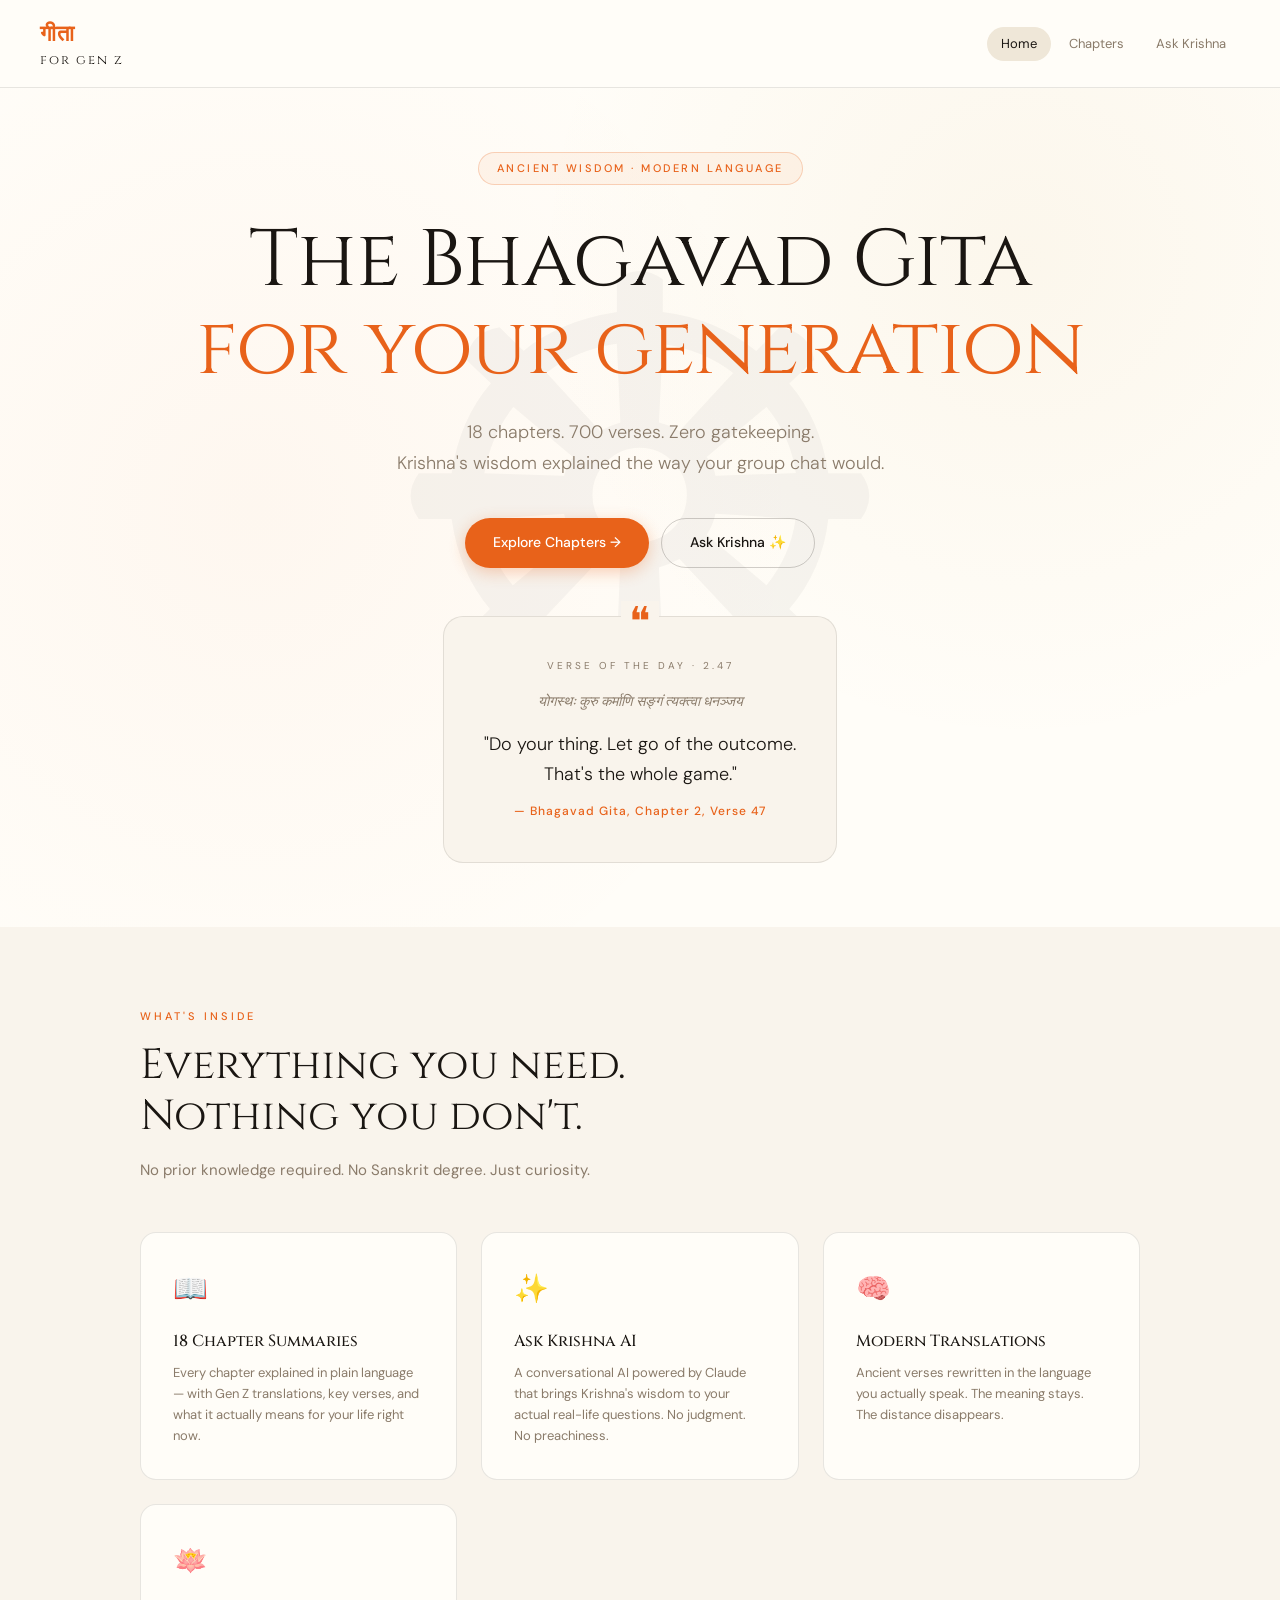
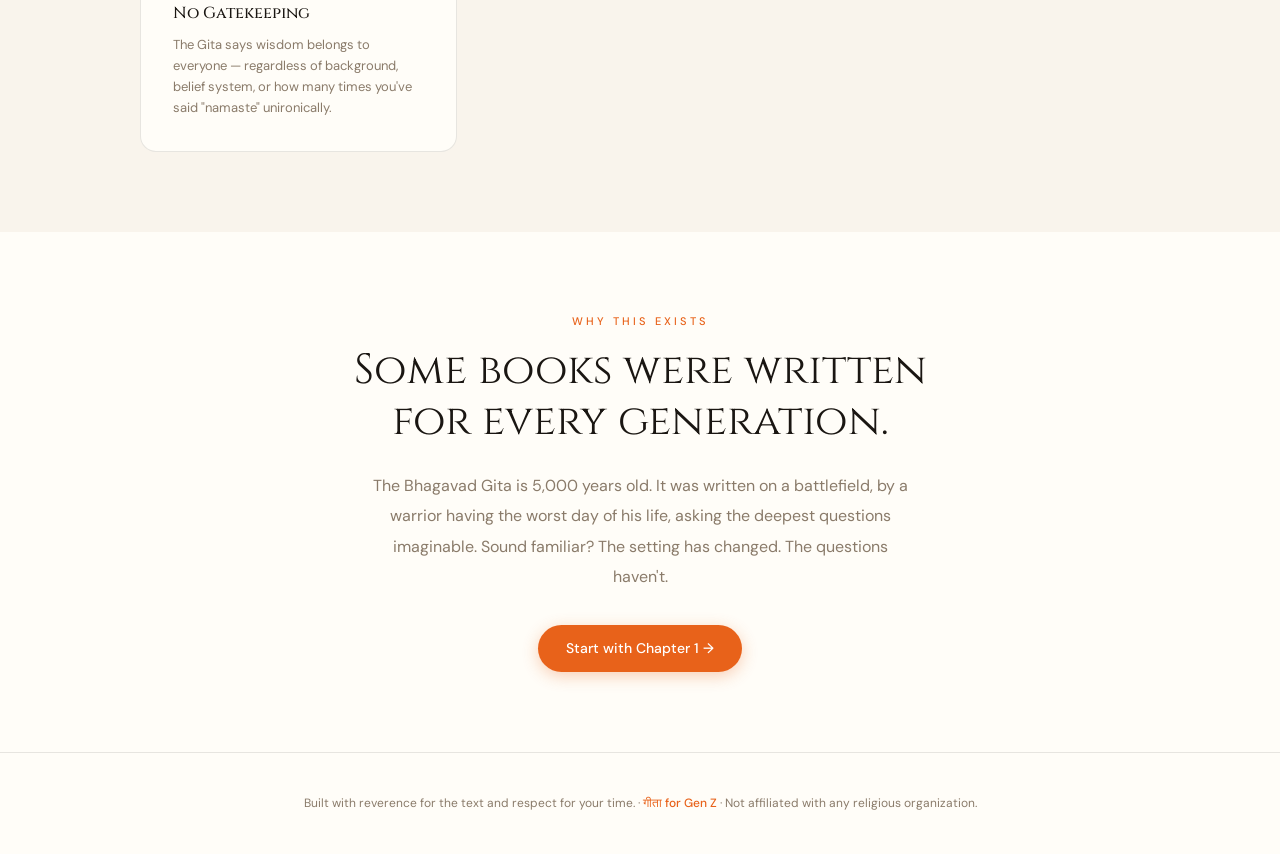
<file: index.html>
<!DOCTYPE html>
<html lang="en">
<head>
  <meta charset="UTF-8" />
  <meta name="viewport" content="width=device-width, initial-scale=1.0" />
  <title>Gita for Gen Z — Ancient Wisdom, Modern Language</title>
  <meta name="description" content="The Bhagavad Gita reimagined for your generation. 18 chapters explained in plain language, plus ask Krishna anything." />
  <link rel="stylesheet" href="css/style.css">
  <script src="js/chapters-data.js" defer></script>
</head>
<body>

<nav>
  <a href="index.html" class="nav-logo">गीता <span>for gen z</span></a>
  <div class="nav-links">
    <a href="index.html" class="active">Home</a>
    <a href="chapters.html">Chapters</a>
    <a href="chat.html">Ask Krishna</a>
  </div>
</nav>

<section class="hero">
  <div class="hero-bg-pattern"></div>
  <div class="hero-mandala">☸</div>

  <div class="hero-badge">Ancient wisdom · Modern language</div>

  <h1>The Bhagavad Gita<br><em>for your generation</em></h1>

  <p class="hero-sub">
    18 chapters. 700 verses. Zero gatekeeping.<br>
    Krishna's wisdom explained the way your group chat would.
  </p>

  <div class="hero-cta">
    <a href="chapters.html" class="btn btn-saffron">Explore Chapters →</a>
    <a href="chat.html" class="btn btn-outline">Ask Krishna ✨</a>
  </div>

  <div class="verse-card">
    <div class="verse-label">Verse of the day · 2.47</div>
    <div class="verse-sanskrit">योगस्थः कुरु कर्माणि सङ्गं त्यक्त्वा धनञ्जय</div>
    <div class="verse-text">"Do your thing. Let go of the outcome.<br>That's the whole game."</div>
    <div class="verse-ref">— Bhagavad Gita, Chapter 2, Verse 47</div>
  </div>
</section>

<section class="section features">
  <div class="features-inner">
    <div class="section-label">What's inside</div>
    <h2 class="section-title">Everything you need.<br>Nothing you don't.</h2>
    <p class="section-sub">No prior knowledge required. No Sanskrit degree. Just curiosity.</p>

    <div class="features-grid">
      <div class="feature-card">
        <div class="feature-icon">📖</div>
        <div class="feature-title">18 Chapter Summaries</div>
        <div class="feature-desc">Every chapter explained in plain language — with Gen Z translations, key verses, and what it actually means for your life right now.</div>
      </div>
      <div class="feature-card">
        <div class="feature-icon">✨</div>
        <div class="feature-title">Ask Krishna AI</div>
        <div class="feature-desc">A conversational AI powered by Claude that brings Krishna's wisdom to your actual real-life questions. No judgment. No preachiness.</div>
      </div>
      <div class="feature-card">
        <div class="feature-icon">🧠</div>
        <div class="feature-title">Modern Translations</div>
        <div class="feature-desc">Ancient verses rewritten in the language you actually speak. The meaning stays. The distance disappears.</div>
      </div>
      <div class="feature-card">
        <div class="feature-icon">🪷</div>
        <div class="feature-title">No Gatekeeping</div>
        <div class="feature-desc">The Gita says wisdom belongs to everyone — regardless of background, belief system, or how many times you've said "namaste" unironically.</div>
      </div>
    </div>
  </div>
</section>

<section class="section" style="background:var(--cream); max-width:700px; margin:0 auto; text-align:center;">
  <div class="section-label">Why this exists</div>
  <h2 class="section-title" style="margin-bottom:1.5rem;">Some books were written<br>for every generation.</h2>
  <p style="font-size:16px; color:var(--muted); line-height:1.9; max-width:540px; margin:0 auto 2rem;">
    The Bhagavad Gita is 5,000 years old. It was written on a battlefield, by a warrior having the worst day of his life, asking the deepest questions imaginable. Sound familiar? The setting has changed. The questions haven't.
  </p>
  <a href="chapters.html" class="btn btn-saffron">Start with Chapter 1 →</a>
</section>

<footer>
  Built with reverence for the text and respect for your time. · <strong>गीता for Gen Z</strong> · Not affiliated with any religious organization.
</footer>

</body>
</html>
</file>
<file: css/style.css>
@import url('https://fonts.googleapis.com/css2?family=Cinzel:wght@400;500;600&family=DM+Sans:ital,wght@0,300;0,400;0,500;1,300&display=swap');

:root {
  --saffron: #E8621A;
  --saffron-light: #FDF0E8;
  --saffron-dark: #B84E12;
  --gold: #C9922A;
  --gold-light: #FBF3E2;
  --ink: #1A1612;
  --ink-soft: #3D342A;
  --parchment: #F9F4EC;
  --parchment-dark: #EFE7D8;
  --cream: #FFFDF8;
  --muted: #8A7B6A;
  --border: rgba(26,22,18,0.1);
  --border-strong: rgba(26,22,18,0.2);
  --shadow: 0 2px 20px rgba(26,22,18,0.08);
  --shadow-lg: 0 8px 40px rgba(26,22,18,0.14);
}

*, *::before, *::after { box-sizing: border-box; margin: 0; padding: 0; }

html { scroll-behavior: smooth; }

body {
  font-family: 'DM Sans', sans-serif;
  background: var(--cream);
  color: var(--ink);
  line-height: 1.7;
  min-height: 100vh;
}

/* ─── NAV ─── */
nav {
  position: sticky; top: 0; z-index: 100;
  display: flex; align-items: center; justify-content: space-between;
  padding: 1rem 2.5rem;
  background: rgba(255,253,248,0.92);
  backdrop-filter: blur(12px);
  border-bottom: 1px solid var(--border);
}

.nav-logo {
  font-family: 'Cinzel', serif;
  font-size: 22px; font-weight: 600;
  color: var(--saffron);
  text-decoration: none;
  letter-spacing: 1px;
}
.nav-logo span { color: var(--ink); font-weight: 400; font-size: 13px; letter-spacing: 2px; display: block; margin-top: -4px; }

.nav-links { display: flex; gap: 0.25rem; }
.nav-links a {
  font-size: 13px; font-weight: 400; color: var(--muted);
  text-decoration: none; padding: 6px 14px; border-radius: 999px;
  transition: color 0.2s, background 0.2s;
}
.nav-links a:hover, .nav-links a.active {
  color: var(--ink);
  background: var(--parchment-dark);
}

/* ─── HERO ─── */
.hero {
  min-height: 88vh;
  display: flex; flex-direction: column; align-items: center; justify-content: center;
  text-align: center;
  padding: 4rem 2rem;
  position: relative;
  overflow: hidden;
}

.hero-bg-pattern {
  position: absolute; inset: 0;
  background-image: 
    radial-gradient(circle at 20% 50%, rgba(232,98,26,0.04) 0%, transparent 50%),
    radial-gradient(circle at 80% 20%, rgba(201,146,42,0.06) 0%, transparent 40%);
  pointer-events: none;
}

.hero-mandala {
  position: absolute;
  font-size: 600px;
  opacity: 0.03;
  top: 50%; left: 50%;
  transform: translate(-50%,-50%);
  pointer-events: none;
  animation: spin 120s linear infinite;
  line-height: 1;
}

@keyframes spin { from { transform: translate(-50%,-50%) rotate(0deg); } to { transform: translate(-50%,-50%) rotate(360deg); } }

.hero-badge {
  display: inline-flex; align-items: center; gap: 8px;
  font-size: 11px; letter-spacing: 2.5px; text-transform: uppercase; font-weight: 500;
  color: var(--saffron);
  border: 1px solid rgba(232,98,26,0.25);
  background: rgba(232,98,26,0.06);
  border-radius: 999px; padding: 6px 18px;
  margin-bottom: 2rem;
  animation: fadeUp 0.6s ease both;
}

.hero h1 {
  font-family: 'Cinzel', serif;
  font-size: clamp(40px, 7vw, 80px);
  font-weight: 400;
  line-height: 1.1;
  letter-spacing: -1px;
  margin-bottom: 1.5rem;
  animation: fadeUp 0.6s 0.1s ease both;
}
.hero h1 em { font-style: normal; color: var(--saffron); }

.hero-sub {
  font-size: clamp(15px, 2vw, 18px);
  color: var(--muted); font-weight: 300;
  max-width: 520px; margin: 0 auto 2.5rem;
  animation: fadeUp 0.6s 0.2s ease both;
}

.hero-cta {
  display: flex; gap: 12px; justify-content: center; flex-wrap: wrap;
  animation: fadeUp 0.6s 0.3s ease both;
}

.btn {
  display: inline-flex; align-items: center; gap: 8px;
  padding: 12px 28px; border-radius: 999px;
  font-size: 14px; font-weight: 500;
  font-family: 'DM Sans', sans-serif;
  text-decoration: none; border: none; cursor: pointer;
  transition: transform 0.15s, box-shadow 0.15s, opacity 0.15s;
}
.btn:hover { transform: translateY(-1px); }
.btn:active { transform: translateY(0); }

.btn-saffron {
  background: var(--saffron); color: white;
  box-shadow: 0 4px 16px rgba(232,98,26,0.3);
}
.btn-saffron:hover { box-shadow: 0 6px 24px rgba(232,98,26,0.4); }

.btn-outline {
  background: transparent; color: var(--ink);
  border: 1px solid var(--border-strong);
}
.btn-outline:hover { background: var(--parchment-dark); }

/* ─── VERSE CARD ─── */
.verse-card {
  background: var(--parchment);
  border: 1px solid var(--border);
  border-radius: 20px;
  padding: 2.5rem;
  max-width: 600px;
  margin: 3rem auto 0;
  text-align: center;
  position: relative;
  animation: fadeUp 0.6s 0.4s ease both;
}
.verse-card::before {
  content: '❝';
  position: absolute; top: -16px; left: 50%; transform: translateX(-50%);
  font-size: 40px; color: var(--saffron); line-height: 1;
  background: var(--parchment); padding: 0 8px;
}
.verse-label { font-size: 10px; letter-spacing: 3px; text-transform: uppercase; color: var(--muted); margin-bottom: 1rem; }
.verse-sanskrit { font-family: 'Cinzel', serif; font-size: 14px; color: var(--muted); margin-bottom: 1rem; font-style: italic; }
.verse-text { font-size: 18px; line-height: 1.65; margin-bottom: 0.75rem; font-weight: 300; }
.verse-ref { font-size: 12px; color: var(--saffron); font-weight: 500; letter-spacing: 1px; }

/* ─── SECTIONS ─── */
.section { padding: 5rem 2.5rem; }
.section-label {
  font-size: 11px; letter-spacing: 3px; text-transform: uppercase;
  color: var(--saffron); font-weight: 500; margin-bottom: 1rem;
}
.section-title {
  font-family: 'Cinzel', serif;
  font-size: clamp(28px, 4vw, 42px);
  font-weight: 400; line-height: 1.2;
  margin-bottom: 1rem;
}
.section-sub { font-size: 15px; color: var(--muted); max-width: 480px; line-height: 1.7; }

/* ─── FEATURES ─── */
.features { background: var(--parchment); }
.features-inner { max-width: 1000px; margin: 0 auto; }
.features-grid {
  display: grid;
  grid-template-columns: repeat(auto-fit, minmax(240px, 1fr));
  gap: 1.5rem; margin-top: 3rem;
}
.feature-card {
  background: var(--cream);
  border: 1px solid var(--border);
  border-radius: 16px;
  padding: 2rem;
  transition: transform 0.2s, box-shadow 0.2s, border-color 0.2s;
}
.feature-card:hover {
  transform: translateY(-4px);
  box-shadow: var(--shadow-lg);
  border-color: rgba(232,98,26,0.2);
}
.feature-icon { font-size: 28px; margin-bottom: 1rem; }
.feature-title { font-family: 'Cinzel', serif; font-size: 16px; font-weight: 500; margin-bottom: 8px; }
.feature-desc { font-size: 13px; color: var(--muted); line-height: 1.6; }

/* ─── CHAPTER LIST ─── */
.chapters-page { max-width: 760px; margin: 0 auto; padding: 3rem 2rem; }
.page-head { margin-bottom: 2.5rem; }
.page-head h1 { font-family: 'Cinzel', serif; font-size: 36px; font-weight: 400; margin-bottom: 6px; }
.page-head p { color: var(--muted); font-size: 15px; }

.chapter-grid { display: flex; flex-direction: column; gap: 0; }
.chapter-row {
  display: flex; align-items: center; gap: 1.5rem;
  padding: 1.5rem 0;
  border-bottom: 1px solid var(--border);
  text-decoration: none; color: inherit;
  transition: opacity 0.2s;
}
.chapter-row:hover { opacity: 0.65; }
.chapter-row:hover .chap-arrow { transform: translateX(4px); }
.chap-num {
  font-family: 'Cinzel', serif;
  font-size: 28px; font-weight: 400;
  color: var(--border-strong);
  min-width: 48px;
}
.chap-body { flex: 1; }
.chap-name { font-size: 16px; font-weight: 500; margin-bottom: 3px; }
.chap-sanskrit { font-size: 12px; color: var(--muted); margin-bottom: 8px; font-style: italic; }
.chap-genz {
  display: inline-block;
  font-size: 11px; color: var(--saffron);
  background: rgba(232,98,26,0.07);
  border: 1px solid rgba(232,98,26,0.15);
  border-radius: 999px; padding: 3px 12px;
}
.chap-arrow {
  color: var(--muted); font-size: 20px;
  transition: transform 0.2s;
}

/* ─── CHAPTER DETAIL ─── */
.chapter-detail { max-width: 700px; margin: 0 auto; padding: 3rem 2rem; }
.back-link {
  display: inline-flex; align-items: center; gap: 6px;
  font-size: 13px; color: var(--muted); text-decoration: none;
  margin-bottom: 2.5rem;
  transition: color 0.2s;
}
.back-link:hover { color: var(--ink); }

.detail-chapter-num { font-size: 11px; letter-spacing: 3px; text-transform: uppercase; color: var(--saffron); margin-bottom: 6px; }
.detail-title { font-family: 'Cinzel', serif; font-size: clamp(26px, 4vw, 40px); font-weight: 400; margin-bottom: 6px; }
.detail-sanskrit { font-size: 14px; color: var(--muted); font-style: italic; margin-bottom: 2.5rem; }

.detail-section { margin-bottom: 2rem; }
.detail-section-label {
  font-size: 10px; letter-spacing: 3px; text-transform: uppercase;
  color: var(--muted); font-weight: 500; margin-bottom: 0.75rem;
}
.detail-box {
  background: var(--parchment);
  border: 1px solid var(--border);
  border-radius: 14px;
  padding: 1.5rem;
  font-size: 15px; line-height: 1.75;
}
.detail-box.highlight {
  background: linear-gradient(135deg, rgba(232,98,26,0.04), rgba(201,146,42,0.06));
  border-color: rgba(232,98,26,0.15);
}

.key-verse {
  border-left: 3px solid var(--saffron);
  padding: 1rem 1.25rem;
  background: var(--parchment);
  border-radius: 0 12px 12px 0;
  margin-bottom: 1rem;
}
.key-verse-ref { font-size: 11px; color: var(--saffron); letter-spacing: 1px; margin-bottom: 6px; font-weight: 500; }
.key-verse-text { font-size: 14px; color: var(--ink-soft); line-height: 1.6; margin-bottom: 8px; font-style: italic; }
.key-verse-modern { font-size: 13px; color: var(--muted); }

.theme-tags { display: flex; gap: 8px; flex-wrap: wrap; margin-top: 1rem; }
.theme-tag {
  font-size: 12px; padding: 5px 14px;
  background: var(--parchment-dark);
  border: 1px solid var(--border);
  border-radius: 999px; color: var(--ink-soft);
}

.ask-krishna-cta {
  margin-top: 2.5rem;
  padding: 2rem;
  background: var(--parchment);
  border: 1px solid var(--border);
  border-radius: 16px;
  text-align: center;
}
.ask-krishna-cta p { font-size: 14px; color: var(--muted); margin-bottom: 1rem; }

/* ─── CHAT ─── */
.chat-page { max-width: 720px; margin: 0 auto; padding: 0; }
.chat-header {
  padding: 2rem 2rem 1.25rem;
  border-bottom: 1px solid var(--border);
  display: flex; align-items: center; gap: 14px;
}
.krishna-avatar {
  width: 46px; height: 46px; border-radius: 50%;
  background: var(--parchment);
  border: 1px solid var(--border);
  display: flex; align-items: center; justify-content: center;
  font-size: 24px;
}
.chat-header-info h2 { font-family: 'Cinzel', serif; font-size: 18px; font-weight: 400; }
.chat-header-info p { font-size: 12px; color: var(--muted); }
.online { display: inline-flex; align-items: center; gap: 5px; }
.online::before {
  content: ''; display: inline-block;
  width: 7px; height: 7px; border-radius: 50%;
  background: #22c55e;
}

.chat-messages {
  min-height: 400px; max-height: 60vh;
  overflow-y: auto; padding: 1.5rem 2rem;
  display: flex; flex-direction: column; gap: 1.25rem;
}
.msg { display: flex; gap: 10px; max-width: 82%; }
.msg.user { align-self: flex-end; flex-direction: row-reverse; }
.msg-av {
  width: 32px; height: 32px; border-radius: 50%;
  background: var(--parchment); border: 1px solid var(--border);
  display: flex; align-items: center; justify-content: center;
  font-size: 16px; flex-shrink: 0;
}
.msg-content {}
.msg-bubble {
  padding: 12px 16px;
  border-radius: 18px;
  font-size: 14px; line-height: 1.65;
  background: var(--parchment);
  border: 1px solid var(--border);
  color: var(--ink);
}
.msg.user .msg-bubble {
  background: var(--saffron); color: white;
  border: none;
}
.msg-time { font-size: 10px; color: var(--muted); margin-top: 4px; padding: 0 4px; }
.msg.user .msg-time { text-align: right; }

.suggestions-row {
  padding: 0 2rem 1rem;
  display: flex; gap: 8px; flex-wrap: wrap;
}
.suggestion-chip {
  font-size: 12px; padding: 7px 15px;
  background: var(--parchment-dark);
  border: 1px solid var(--border);
  border-radius: 999px; cursor: pointer;
  font-family: 'DM Sans', sans-serif; color: var(--ink-soft);
  transition: all 0.15s;
}
.suggestion-chip:hover {
  background: var(--saffron); color: white;
  border-color: var(--saffron);
}

.chat-input-area {
  padding: 1rem 2rem 1.5rem;
  border-top: 1px solid var(--border);
  display: flex; gap: 10px; align-items: flex-end;
}
.chat-textarea {
  flex: 1;
  border: 1px solid var(--border-strong);
  border-radius: 14px;
  padding: 12px 16px;
  font-size: 14px; resize: none;
  background: var(--parchment);
  color: var(--ink);
  font-family: 'DM Sans', sans-serif; line-height: 1.5;
  min-height: 46px; max-height: 120px;
  transition: border-color 0.2s;
}
.chat-textarea:focus { outline: none; border-color: var(--saffron); }
.chat-textarea::placeholder { color: var(--muted); }

.send-btn {
  width: 46px; height: 46px; border-radius: 50%;
  background: var(--saffron); color: white;
  border: none; cursor: pointer;
  display: flex; align-items: center; justify-content: center;
  font-size: 18px; flex-shrink: 0;
  transition: opacity 0.2s, transform 0.15s;
  box-shadow: 0 4px 12px rgba(232,98,26,0.3);
}
.send-btn:hover { opacity: 0.88; transform: scale(1.05); }

.typing-bubble {
  display: flex; gap: 5px; align-items: center;
  padding: 14px 18px;
}
.typing-bubble span {
  width: 7px; height: 7px; border-radius: 50%;
  background: var(--muted);
  animation: bounce 1.2s infinite;
}
.typing-bubble span:nth-child(2) { animation-delay: 0.2s; }
.typing-bubble span:nth-child(3) { animation-delay: 0.4s; }
@keyframes bounce {
  0%, 80%, 100% { transform: translateY(0); opacity: 0.6; }
  40% { transform: translateY(-8px); opacity: 1; }
}

/* ─── FOOTER ─── */
footer {
  text-align: center;
  padding: 2.5rem;
  border-top: 1px solid var(--border);
  font-size: 12px; color: var(--muted);
}
footer strong { color: var(--saffron); font-weight: 500; }

/* ─── ANIMATIONS ─── */
@keyframes fadeUp {
  from { opacity: 0; transform: translateY(16px); }
  to { opacity: 1; transform: translateY(0); }
}
.fade-up { animation: fadeUp 0.5s ease both; }

/* ─── RESPONSIVE ─── */
@media (max-width: 600px) {
  nav { padding: 1rem 1.25rem; }
  .nav-links a { padding: 5px 10px; font-size: 12px; }
  .section { padding: 3rem 1.25rem; }
  .chat-messages { padding: 1rem 1.25rem; }
  .chat-input-area { padding: 0.75rem 1.25rem 1.25rem; }
  .suggestions-row { padding: 0 1.25rem 0.75rem; }
  .chapters-page, .chapter-detail { padding: 2rem 1.25rem; }
  .chat-header { padding: 1.5rem 1.25rem 1rem; }
}
</file>
